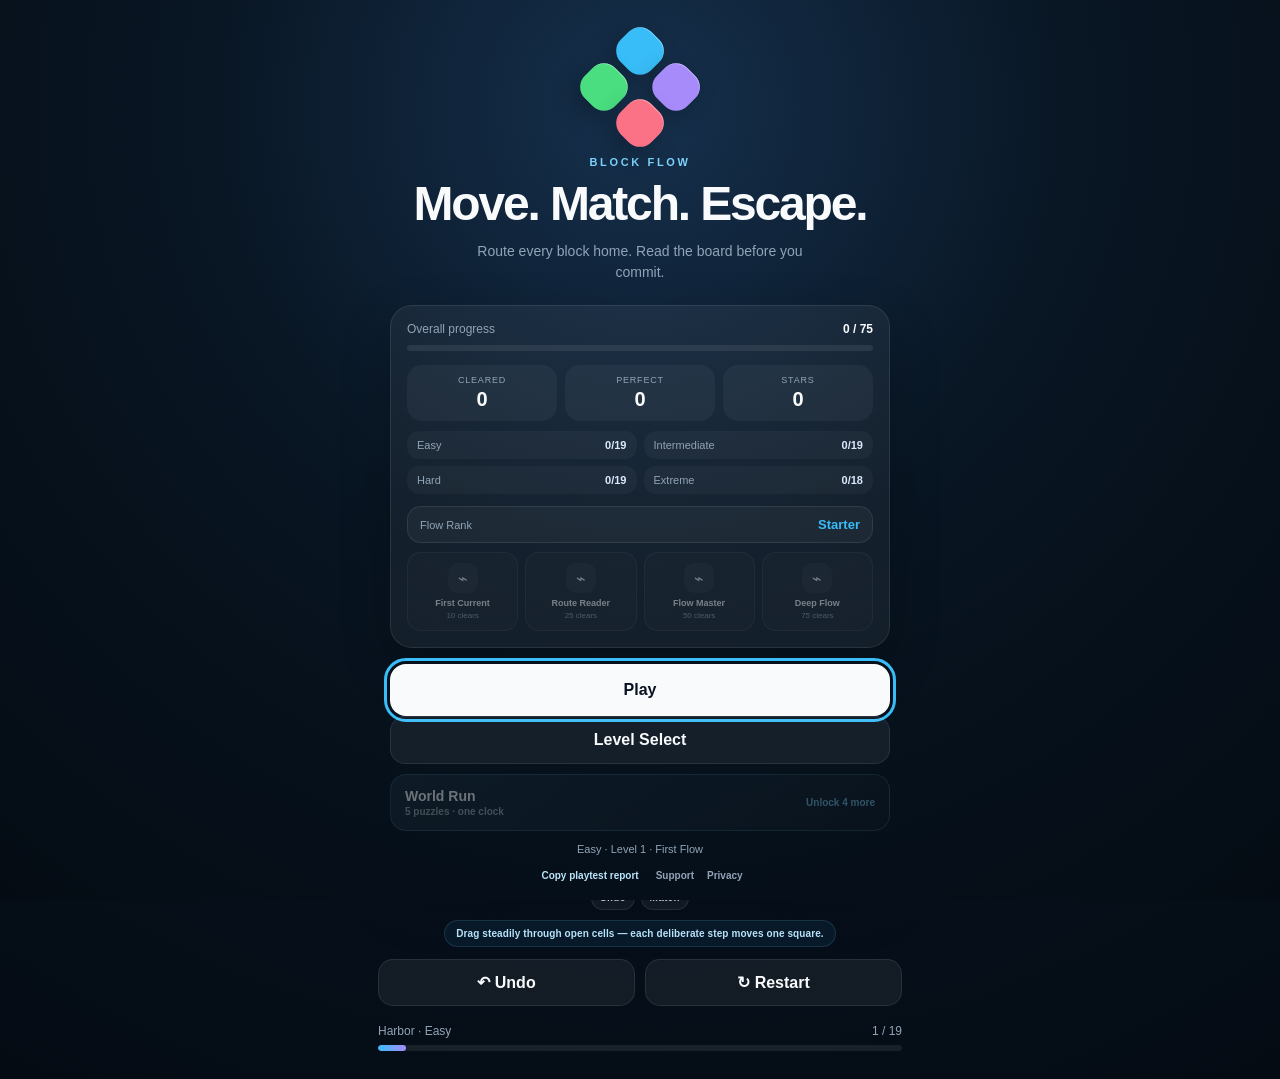
<file: index.html>
<!doctype html>
<html lang="en"><head><meta charset="utf-8"/><meta name="viewport" content="width=device-width,initial-scale=1,viewport-fit=cover"/><meta name="theme-color" content="#0f172a"/><meta name="apple-mobile-web-app-capable" content="yes"/><meta name="apple-mobile-web-app-status-bar-style" content="black-translucent"/><meta name="apple-mobile-web-app-title" content="Block Flow"/><meta name="mobile-web-app-capable" content="yes"/><meta name="application-name" content="Block Flow"/><title>Block Flow</title><link rel="manifest" href="manifest.webmanifest"/><link rel="icon" href="icon-192.png" sizes="192x192" type="image/png"/><link rel="apple-touch-icon" href="icon-192.png"/><link rel="stylesheet" href="styles.css?v=16"/><link rel="stylesheet" href="difficulty.css?v=16"/></head>
<body><main class="app-shell"><header class="topbar"><div><div class="eyebrow">BLOCK FLOW</div><h1 id="levelTitle">Level 1</h1><div class="level-meta-line"><div class="difficulty-badge" id="difficultyBadge">Easy</div><div class="boss-badge hidden" id="bossBadge">BOSS</div></div></div><div class="top-actions"><button class="icon-btn" id="pauseBtn" aria-label="Pause game">Ⅱ</button><button class="icon-btn" id="accessibilityBtn" aria-label="Toggle colorblind patterns">◩</button><button class="icon-btn" id="soundBtn" aria-label="Toggle sound">♪</button></div></header>
<section class="difficulty-wrap"><div class="section-label">CHALLENGE</div><div class="difficulty-row" aria-label="Puzzle difficulty"><button class="difficulty-chip active" data-difficulty="easy">Easy</button><button class="difficulty-chip" data-difficulty="intermediate">Intermediate</button><button class="difficulty-chip" data-difficulty="hard">Hard</button><button class="difficulty-chip extreme" data-difficulty="extreme">Extreme ☠️</button></div></section><div class="section-label pressure-label">PRESSURE</div><section class="mode-row" aria-label="Game mode"><button class="mode-chip active" data-mode="chill">Chill</button><button class="mode-chip" data-mode="classic">Classic</button><button class="mode-chip" data-mode="rush">Rush</button></section><div class="mode-explainer" id="modeExplainer">No pressure · solve time still recorded.</div>
<div class="run-banner hidden" id="runBanner"><span>WORLD RUN</span><strong id="runBannerText">1 / 5 · 0:00</strong></div><section class="stats-card"><div class="stat"><span>Moves</span><strong id="moveCount">0</strong></div><div class="stat"><span>Perfect</span><strong id="parCount">0</strong></div><div class="stat"><span id="timeLabel">Time</span><strong id="timerDisplay">0:00</strong></div></section><section class="game-wrap"><p class="sr-only" id="boardInstructions">Drag a colored block toward its matching exit. Keyboard users can tab to any block and move it with the arrow keys.</p><div class="board-frame" id="boardFrame"><div class="board" id="board" role="group" aria-label="Block Flow puzzle board" aria-describedby="boardInstructions"></div></div><p class="hint" id="levelHint"></p><div class="mechanic-strip" id="mechanicStrip" aria-label="Level mechanics"></div><div class="gesture-tip" id="gestureTip">Drag steadily through open cells — each deliberate step moves one square.</div></section><section class="controls"><button class="secondary" id="undoBtn">↶ Undo</button><button class="secondary" id="resetBtn">↻ Restart</button></section><section class="progress-wrap"><div class="progress-header"><span id="journeyLabel">Easy Journey</span><span id="progressText">1 / 6</span></div><div class="progress-track"><div class="progress-fill" id="progressFill"></div></div></section></main>

<div class="home-screen hidden" id="homeScreen" role="dialog" aria-modal="true" aria-labelledby="homeTitle">
  <div class="home-card">
    <div class="home-mark" aria-hidden="true"><i></i><i></i><i></i><i></i></div>
    <div class="eyebrow home-eyebrow">BLOCK FLOW</div>
    <h2 id="homeTitle">Move. Match. Escape.</h2>
    <p class="home-sub">Route every block home. Read the board before you commit.</p>
    <div class="home-progress-card">
      <div class="home-progress-head"><span>Overall progress</span><strong id="homeProgressText">0 / 75</strong></div>
      <div class="progress-track"><div class="progress-fill" id="homeProgressFill"></div></div>
      <div class="home-stats">
        <div><span>Cleared</span><strong id="homeCleared">0</strong></div>
        <div><span>Perfect</span><strong id="homePerfect">0</strong></div>
        <div><span>Stars</span><strong id="homeStars">0</strong></div>
      </div>
      <div class="progress-breakdown" id="progressBreakdown"></div><div class="home-rank"><span>Flow Rank</span><strong id="homeRank">Starter</strong></div><div class="reward-strip" id="rewardStrip" aria-label="Progress rewards"></div>
    </div>
    <button class="primary home-primary" id="continueBtn">Continue</button>
    <button class="secondary full-width" id="homeLevelsBtn">Level Select</button>
    <button class="run-button full-width" id="worldRunBtn"><span>World Run</span><strong>5 puzzles · one clock</strong><small id="worldRunMeta">Best —</small></button>
    <div class="home-current" id="homeCurrent">Easy · Level 1</div>
    <div class="home-links"><button class="text-btn" id="copyPlaytestBtn">Copy playtest report</button><a href="support.html">Support</a><a href="privacy.html">Privacy</a></div>
  </div>
</div>

<div class="modal-backdrop hidden" id="pauseModal" role="dialog" aria-modal="true" aria-labelledby="pauseTitle">
  <div class="modal-card pause-card">
    <div class="win-badge">PAUSED</div>
    <h2 id="pauseTitle">Hold your flow.</h2>
    <p>Your puzzle is saved exactly where you left it.</p>
    <button class="primary" id="resumeBtn">Resume</button>
    <button class="secondary full-width stacked" id="pauseLevelsBtn">Level Select</button>
    <button class="secondary full-width stacked" id="pauseRestartBtn">Restart Level</button>
    <button class="text-btn" id="pauseHomeBtn">Home</button>
  </div>
</div>

<div class="modal-backdrop hidden" id="coachModal" role="dialog" aria-modal="true" aria-labelledby="coachTitle">
  <div class="modal-card coach-card">
    <div class="win-badge">HOW TO FLOW</div>
    <div class="coach-demo" aria-hidden="true"><span class="coach-track"></span><span class="coach-block"></span><span class="coach-hand">☝︎</span><span class="coach-gate"></span></div>
    <h2 id="coachTitle">Drag. Don’t tap.</h2>
    <p>Drag a block toward its matching color exit. Keep your finger down and glide through multiple open cells.</p>
    <button class="primary" id="coachDoneBtn">Got it — play</button>
  </div>
</div>

<div class="phase-overlay hidden" id="phaseOverlay" aria-live="polite"><div class="phase-overlay-card"><span id="phaseOverlayKicker">BOSS PHASE</span><strong id="phaseOverlayTitle">Phase 2 / 3</strong><small id="phaseOverlayText">New blocks entering the board.</small></div></div><div class="mechanic-toast hidden" id="mechanicToast" role="status">
  <div class="mechanic-toast-icon" id="mechanicToastIcon">✦</div>
  <div><strong id="mechanicToastTitle">New mechanic</strong><span id="mechanicToastText"></span></div>
  <button id="mechanicToastClose" aria-label="Dismiss mechanic tip">×</button>
</div>

<div class="modal-backdrop hidden" id="levelModal" role="dialog" aria-modal="true" aria-labelledby="levelPickerTitle"><div class="modal-card level-picker-card"><div class="picker-head"><div><div class="win-badge">LEVELS</div><h2 id="levelPickerTitle">Easy Journey</h2></div><button class="icon-btn" id="closeLevelsBtn" aria-label="Close level select">×</button></div><p class="picker-copy">Replay cleared puzzles or jump to the next unlocked challenge.</p><div class="level-grid" id="levelGrid"></div></div></div>
<div class="modal-backdrop hidden" id="winModal" role="dialog" aria-modal="true" aria-labelledby="winTitle"><div class="modal-card"><div class="win-badge">FLOW CLEARED</div><h2 id="winTitle">Nice work.</h2><div class="stars" id="stars">★★★</div><p id="winSummary"></p><div class="comparison result-grid"><div><span>Your moves</span><strong id="yourMoves">0</strong></div><div><span>Perfect</span><strong id="perfectMoves">0</strong></div><div><span>Your time</span><strong id="yourTime">0:00</strong></div><div><span>Best time</span><strong id="bestTime">—</strong></div></div><div class="result-callout hidden" id="resultCallout"></div><button class="primary" id="nextBtn">Next Level</button><button class="text-btn" id="replayBtn">Replay cleaner</button></div></div><div class="modal-backdrop hidden" id="failModal" role="dialog" aria-modal="true" aria-labelledby="failTitle"><div class="modal-card"><div class="win-badge danger">TIME</div><h2 id="failTitle">So close.</h2><p>No lives. No waiting. Just run it back.</p><button class="primary" id="retryBtn">Retry instantly</button><button class="text-btn" id="switchChillBtn">Switch to Chill</button></div></div><script src="levels.js?v=16"></script><script src="difficulty.js?v=16"></script><script src="state-core.js?v=16"></script><script src="runtime-core.js?v=16"></script><script src="app.js?v=16"></script></body></html>
</file>
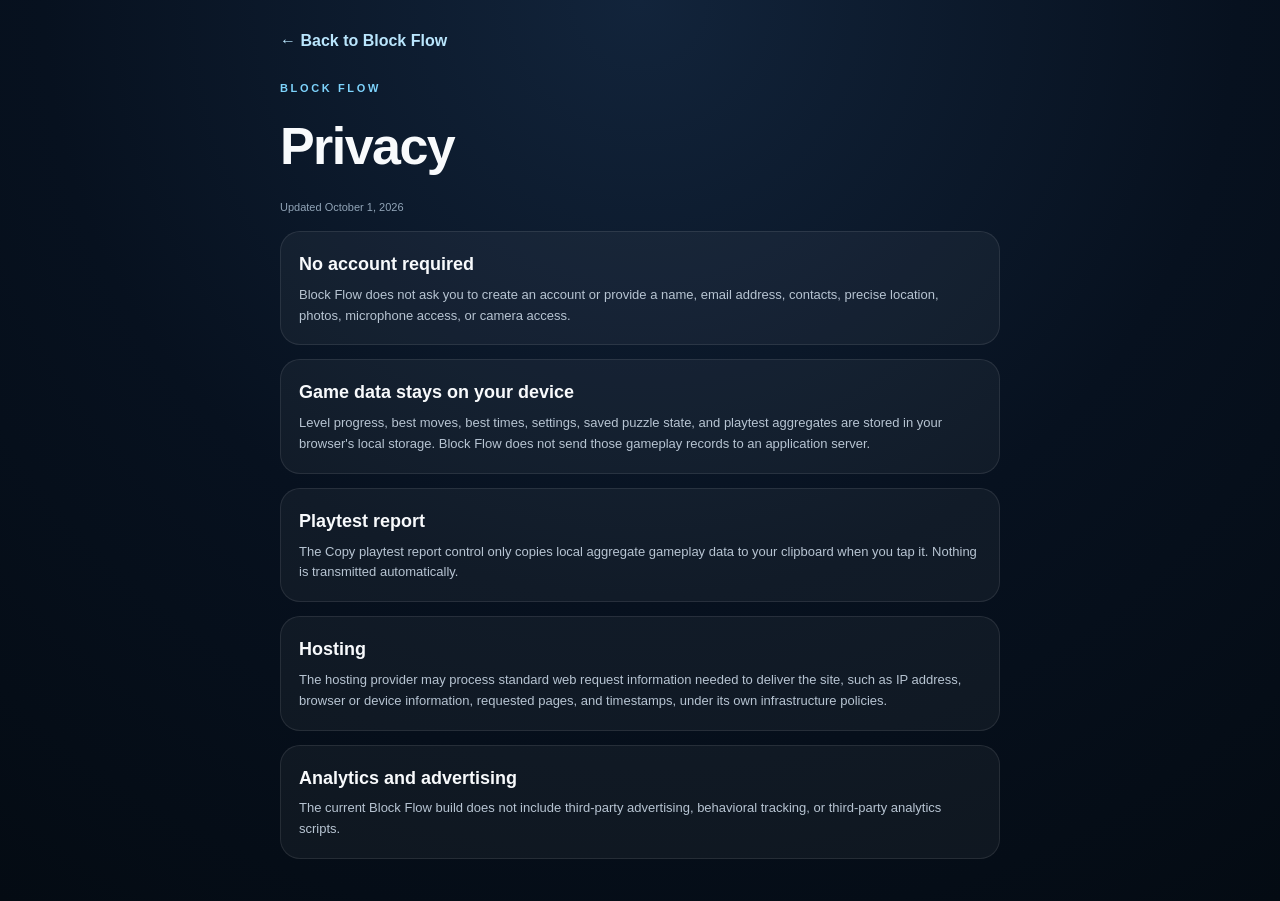
<file: privacy.html>
<!doctype html>
<html lang="en">
<head>
  <meta charset="utf-8"/>
  <meta name="viewport" content="width=device-width,initial-scale=1,viewport-fit=cover"/>
  <meta name="theme-color" content="#0f172a"/>
  <title>Block Flow Privacy</title>
  <link rel="icon" href="icon-192.png" sizes="192x192" type="image/png"/>
  <link rel="stylesheet" href="styles.css?v=16"/>
</head>
<body>
  <main class="legal-page">
    <a class="legal-back" href="./">← Back to Block Flow</a>
    <div class="eyebrow">BLOCK FLOW</div>
    <h1>Privacy</h1>
    <p class="legal-updated">Updated October 1, 2026</p>
    <section class="legal-card">
      <h2>No account required</h2>
      <p>Block Flow does not ask you to create an account or provide a name, email address, contacts, precise location, photos, microphone access, or camera access.</p>
    </section>
    <section class="legal-card">
      <h2>Game data stays on your device</h2>
      <p>Level progress, best moves, best times, settings, saved puzzle state, and playtest aggregates are stored in your browser's local storage. Block Flow does not send those gameplay records to an application server.</p>
    </section>
    <section class="legal-card">
      <h2>Playtest report</h2>
      <p>The Copy playtest report control only copies local aggregate gameplay data to your clipboard when you tap it. Nothing is transmitted automatically.</p>
    </section>
    <section class="legal-card">
      <h2>Hosting</h2>
      <p>The hosting provider may process standard web request information needed to deliver the site, such as IP address, browser or device information, requested pages, and timestamps, under its own infrastructure policies.</p>
    </section>
    <section class="legal-card">
      <h2>Analytics and advertising</h2>
      <p>The current Block Flow build does not include third-party advertising, behavioral tracking, or third-party analytics scripts.</p>
    </section>
  </main>
</body>
</html>
</file>
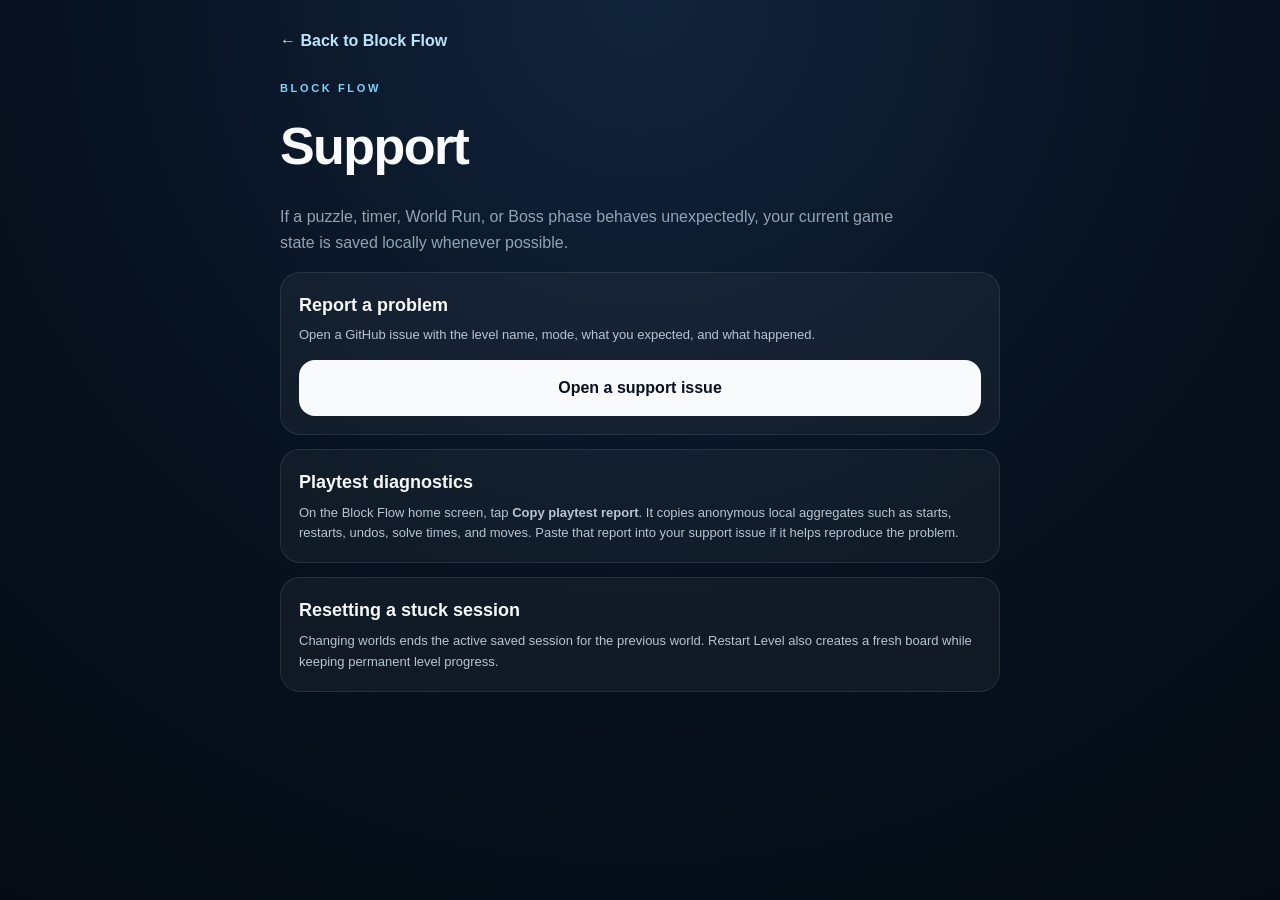
<file: support.html>
<!doctype html>
<html lang="en">
<head>
  <meta charset="utf-8"/>
  <meta name="viewport" content="width=device-width,initial-scale=1,viewport-fit=cover"/>
  <meta name="theme-color" content="#0f172a"/>
  <title>Block Flow Support</title>
  <link rel="icon" href="icon-192.png" sizes="192x192" type="image/png"/>
  <link rel="stylesheet" href="styles.css?v=16"/>
</head>
<body>
  <main class="legal-page">
    <a class="legal-back" href="./">← Back to Block Flow</a>
    <div class="eyebrow">BLOCK FLOW</div>
    <h1>Support</h1>
    <p>If a puzzle, timer, World Run, or Boss phase behaves unexpectedly, your current game state is saved locally whenever possible.</p>
    <section class="legal-card">
      <h2>Report a problem</h2>
      <p>Open a GitHub issue with the level name, mode, what you expected, and what happened.</p>
      <a class="primary legal-link" href="https://github.com/BTheCoderr/blockflow/issues/new">Open a support issue</a>
    </section>
    <section class="legal-card">
      <h2>Playtest diagnostics</h2>
      <p>On the Block Flow home screen, tap <strong>Copy playtest report</strong>. It copies anonymous local aggregates such as starts, restarts, undos, solve times, and moves. Paste that report into your support issue if it helps reproduce the problem.</p>
    </section>
    <section class="legal-card">
      <h2>Resetting a stuck session</h2>
      <p>Changing worlds ends the active saved session for the previous world. Restart Level also creates a fresh board while keeping permanent level progress.</p>
    </section>
  </main>
</body>
</html>
</file>
<file: styles.css>
:root{--bg:#07111f;--panel:#0d1b2a;--panel-2:#11263a;--text:#f8fafc;--muted:#91a4b7;--line:rgba(255,255,255,.09);--shadow:0 24px 80px rgba(0,0,0,.35)}
*{box-sizing:border-box;-webkit-tap-highlight-color:transparent}html,body{margin:0;min-height:100%;background:radial-gradient(circle at 50% 0%,#12243b 0%,var(--bg) 54%,#040b13 100%);color:var(--text);font-family:Inter,ui-sans-serif,-apple-system,BlinkMacSystemFont,"SF Pro Display","Segoe UI",sans-serif}body{min-height:100dvh;overflow-x:hidden}button{font:inherit}.app-shell{width:min(100%,560px);margin:0 auto;min-height:100dvh;padding:max(18px,env(safe-area-inset-top)) 18px max(28px,env(safe-area-inset-bottom))}.topbar{display:flex;justify-content:space-between;align-items:center;gap:16px}.eyebrow{font-size:11px;letter-spacing:.24em;color:#7dd3fc;font-weight:800}h1{margin:4px 0 0;font-size:28px;letter-spacing:-.03em}.top-actions{display:flex;gap:8px}.icon-btn,.mode-chip,.secondary,.primary,.text-btn{border:0;cursor:pointer}.icon-btn{width:42px;height:42px;border-radius:14px;color:var(--text);background:rgba(255,255,255,.07);border:1px solid var(--line);font-size:19px}.icon-btn.on{background:#dbeafe;color:#0f172a}.mode-row{display:grid;grid-template-columns:repeat(3,1fr);gap:8px;margin:20px 0 12px;padding:5px;background:rgba(255,255,255,.045);border:1px solid var(--line);border-radius:16px}.mode-chip{padding:10px 8px;border-radius:12px;background:transparent;color:var(--muted);font-weight:750}.mode-chip.active{color:#07111f;background:#f8fafc;box-shadow:0 5px 18px rgba(255,255,255,.12)}.stats-card{display:grid;grid-template-columns:repeat(3,1fr);background:rgba(6,15,27,.64);border:1px solid var(--line);border-radius:18px;padding:12px 6px;backdrop-filter:blur(16px)}.stat{text-align:center;border-right:1px solid var(--line)}.stat:last-child{border-right:0}.stat span{display:block;color:var(--muted);font-size:11px;text-transform:uppercase;letter-spacing:.1em}.stat strong{display:block;margin-top:3px;font-size:19px}.game-wrap{margin:18px 0 12px}.board-frame{width:min(100%,480px);margin:0 auto;padding:12px;border-radius:28px;background:linear-gradient(145deg,rgba(255,255,255,.10),rgba(255,255,255,.025));border:1px solid rgba(255,255,255,.10);box-shadow:var(--shadow)}.board{position:relative;width:100%;aspect-ratio:1;border-radius:20px;overflow:hidden;background:#050d17;touch-action:none;isolation:isolate}.board::before{content:"";position:absolute;inset:0;background-image:linear-gradient(rgba(255,255,255,.018) 1px,transparent 1px),linear-gradient(90deg,rgba(255,255,255,.018) 1px,transparent 1px);background-size:calc(100% / var(--cols,6)) calc(100% / var(--rows,6));pointer-events:none;z-index:0}.floor-cell{position:absolute;border-radius:12%;background:linear-gradient(145deg,#0d1d2d,#091624);border:1px solid rgba(255,255,255,.035);z-index:1}.tile{position:absolute;z-index:2;display:grid;place-items:center;pointer-events:none;border-radius:18%;font-weight:900}.ice-tile{background:linear-gradient(145deg,rgba(125,211,252,.22),rgba(56,189,248,.08));border:1px solid rgba(186,230,253,.26);color:#dff6ff;text-shadow:0 0 12px #38bdf8}.one-way{background:rgba(253,224,71,.09);border:1px solid rgba(253,224,71,.22);color:#fde047;font-size:clamp(18px,5vw,30px)}.switch-tile{background:rgba(74,222,128,.08);border:1px solid rgba(74,222,128,.24);color:#86efac}.switch-tile.active{background:rgba(74,222,128,.24);box-shadow:inset 0 0 20px rgba(74,222,128,.15)}.portal-tile{border:2px solid rgba(167,139,250,.6);background:radial-gradient(circle,rgba(167,139,250,.18),rgba(124,58,237,.05));color:#ddd6fe;box-shadow:inset 0 0 16px rgba(167,139,250,.18);font-size:13px}.wall{position:absolute;border-radius:16%;background:linear-gradient(145deg,#2a3b4e,#152433);box-shadow:inset 0 1px 0 rgba(255,255,255,.12),0 6px 14px rgba(0,0,0,.2);z-index:3}.barrier{position:absolute;z-index:3;display:grid;place-items:center;border-radius:14%;background:repeating-linear-gradient(135deg,#475569 0 7px,#1e293b 7px 14px);border:1px solid rgba(255,255,255,.14);color:#cbd5e1;font-size:20px;transition:opacity .18s ease,transform .18s ease}.barrier.open{opacity:.12;transform:scale(.88);pointer-events:none}.gate{position:absolute;z-index:5;border-radius:999px;box-shadow:0 0 16px currentColor,0 0 4px rgba(255,255,255,.8);pointer-events:none}.block{position:absolute;display:grid;place-items:center;border-radius:18%;box-shadow:inset 0 1px 0 rgba(255,255,255,.34),inset 0 -8px 14px rgba(0,0,0,.12),0 9px 18px rgba(0,0,0,.25);transition:left .16s ease,top .16s ease,transform .12s ease,opacity .20s ease;user-select:none;z-index:6}.block.long-block{border-radius:14px}.block:active{transform:scale(.95)}.block::after{content:"";width:22%;height:22%;border-radius:999px;background:rgba(255,255,255,.78);box-shadow:0 0 0 5px rgba(0,0,0,.07)}.block.pattern-circle::before,.block.pattern-stripe::before,.block.pattern-cross::before,.block.pattern-diamond::before{content:"";position:absolute;inset:14%;opacity:.28}.block.pattern-circle::before{border:3px solid white;border-radius:50%}.block.pattern-stripe::before{background:repeating-linear-gradient(45deg,white 0 4px,transparent 4px 10px)}.block.pattern-cross::before{background:linear-gradient(90deg,transparent 40%,white 40% 60%,transparent 60%),linear-gradient(transparent 40%,white 40% 60%,transparent 60%)}.block.pattern-diamond::before{border:3px solid white;transform:rotate(45deg) scale(.65)}.hint{text-align:center;color:var(--muted);font-size:13px;min-height:18px;margin:13px 10px 8px;line-height:1.45}.mechanic-strip{display:flex;justify-content:center;flex-wrap:wrap;gap:6px;min-height:24px;margin:0 8px 10px}.mechanic-strip span{padding:5px 8px;border-radius:999px;background:rgba(255,255,255,.055);border:1px solid var(--line);color:#cbd5e1;font-size:10px;font-weight:800;letter-spacing:.03em}.controls{display:grid;grid-template-columns:1fr 1fr;gap:10px}.secondary{padding:13px;border-radius:15px;background:rgba(255,255,255,.06);color:var(--text);border:1px solid var(--line);font-weight:750}.progress-wrap{margin-top:18px}.progress-header{display:flex;justify-content:space-between;color:var(--muted);font-size:12px;margin-bottom:7px}.progress-track{height:6px;background:rgba(255,255,255,.08);border-radius:999px;overflow:hidden}.progress-fill{height:100%;width:0;border-radius:inherit;background:linear-gradient(90deg,#38bdf8,#a78bfa);transition:width .25s ease}.modal-backdrop{position:fixed;inset:0;z-index:20;background:rgba(0,0,0,.62);backdrop-filter:blur(12px);display:grid;place-items:end center;padding:18px}.modal-backdrop.hidden{display:none}.modal-card{width:min(100%,500px);background:#0f1e2d;border:1px solid rgba(255,255,255,.12);border-radius:28px;padding:24px;text-align:center;box-shadow:var(--shadow);animation:rise .22s ease-out}@keyframes rise{from{opacity:0;transform:translateY(24px)}}.win-badge{display:inline-flex;padding:7px 10px;border-radius:999px;background:#103f44;color:#86efac;font-size:11px;font-weight:900;letter-spacing:.12em}.win-badge.danger{background:#4a1f2a;color:#fda4af}.modal-card h2{font-size:30px;margin:12px 0 4px}.modal-card p{color:var(--muted)}.stars{font-size:32px;letter-spacing:6px;color:#fde047;margin:10px 0}.comparison{display:grid;grid-template-columns:1fr 1fr;gap:10px;margin:20px 0}.comparison>div{background:rgba(255,255,255,.05);border:1px solid var(--line);border-radius:16px;padding:12px}.comparison span{display:block;color:var(--muted);font-size:11px;text-transform:uppercase}.comparison strong{font-size:24px}.primary{width:100%;padding:15px;border-radius:16px;background:#f8fafc;color:#07111f;font-weight:900}.text-btn{margin-top:9px;padding:10px;background:transparent;color:#bae6fd;font-weight:750}@media(min-width:700px){.modal-backdrop{place-items:center}}@media(max-width:390px){.app-shell{padding-left:12px;padding-right:12px}.board-frame{padding:9px;border-radius:23px}.block{box-shadow:inset 0 1px 0 rgba(255,255,255,.28),0 7px 14px rgba(0,0,0,.24)}}

/* Level select */
.level-picker-card{max-height:min(82dvh,720px);overflow:auto;text-align:left}
.picker-head{display:flex;align-items:flex-start;justify-content:space-between;gap:14px}
.picker-head h2{margin:8px 0 0;font-size:26px}
.picker-copy{margin:8px 0 18px!important;font-size:13px;line-height:1.45}
.level-grid{display:grid;grid-template-columns:repeat(2,minmax(0,1fr));gap:10px}
.level-card{position:relative;display:grid;grid-template-columns:auto 1fr;grid-template-areas:"num name" "num stars" "num meta";column-gap:10px;align-items:center;min-height:94px;padding:12px;border-radius:18px;border:1px solid var(--line);background:rgba(255,255,255,.045);color:var(--text);text-align:left;cursor:pointer}
.level-card.current{border-color:rgba(125,211,252,.48);box-shadow:inset 0 0 0 1px rgba(125,211,252,.12),0 8px 24px rgba(0,0,0,.18)}
.level-card.locked{opacity:.42;cursor:not-allowed}
.level-number{grid-area:num;display:grid;place-items:center;width:38px;height:38px;border-radius:13px;background:rgba(255,255,255,.07);font-weight:900}
.level-card.current .level-number{background:#dbeafe;color:#0f172a}
.level-card strong{grid-area:name;font-size:13px;white-space:nowrap;overflow:hidden;text-overflow:ellipsis}
.level-stars{grid-area:stars;color:#fde047;font-size:12px;letter-spacing:2px;min-height:15px}
.level-card small{grid-area:meta;color:var(--muted);font-size:10px}
@media(max-width:390px){.level-grid{grid-template-columns:1fr}.level-picker-card{max-height:86dvh}}

/* Game-feel pass v6 */
.block{cursor:grab;will-change:transform,left,top}
.block.dragging{cursor:grabbing;transition:none!important;z-index:12;filter:brightness(1.08) saturate(1.06);box-shadow:inset 0 1px 0 rgba(255,255,255,.42),inset 0 -8px 14px rgba(0,0,0,.10),0 14px 28px rgba(0,0,0,.34)}
.board.drag-active .floor-cell{filter:brightness(1.035)}
.motion-ghost{position:fixed!important;z-index:1000!important;pointer-events:none!important;margin:0!important;transition:none!important}
.cell-pulse{position:fixed;z-index:999;pointer-events:none;border-radius:999px;border:3px solid rgba(196,181,253,.95);box-shadow:0 0 28px rgba(167,139,250,.72)}
.cell-pulse.switch{border-color:rgba(134,239,172,.95);box-shadow:0 0 28px rgba(74,222,128,.72)}
.flow-particle{position:fixed;width:8px;height:8px;border-radius:3px;z-index:40;pointer-events:none;box-shadow:0 0 12px currentColor}
.gesture-tip{margin:2px auto 11px;width:max-content;max-width:92%;padding:7px 11px;border-radius:999px;background:rgba(56,189,248,.075);border:1px solid rgba(125,211,252,.14);color:#bae6fd;font-size:10px;font-weight:750;text-align:center;letter-spacing:.01em;transition:opacity .24s ease,transform .24s ease,max-height .24s ease,padding .24s ease,margin .24s ease}
.gesture-tip.learned{opacity:0;transform:translateY(-3px);max-height:0;padding-top:0;padding-bottom:0;margin-top:0;margin-bottom:0;overflow:hidden;border-width:0}
.portal-tile{animation:portalBreath 1.8s ease-in-out infinite}
.ice-tile{overflow:hidden}
.ice-tile::after{content:"";position:absolute;inset:-30%;background:linear-gradient(115deg,transparent 30%,rgba(255,255,255,.18) 48%,transparent 66%);transform:translateX(-60%);animation:iceShimmer 2.2s linear infinite}
.switch-tile.active{animation:switchPulse .42s ease-out}
.gate{animation:gateGlow 1.7s ease-in-out infinite}
@keyframes portalBreath{0%,100%{filter:brightness(.95);transform:scale(.96)}50%{filter:brightness(1.18);transform:scale(1.02)}}
@keyframes iceShimmer{to{transform:translateX(65%)}}
@keyframes switchPulse{0%{transform:scale(.78)}65%{transform:scale(1.08)}100%{transform:scale(1)}}
@keyframes gateGlow{0%,100%{filter:brightness(.92)}50%{filter:brightness(1.25)}}
@media(prefers-reduced-motion:reduce){.portal-tile,.ice-tile::after,.gate,.switch-tile.active{animation:none}.block,.barrier,.progress-fill,.gesture-tip{transition:none}}

/* App shell / progression pass v7 */
.full-width{width:100%}.stacked{margin-top:10px}
.home-screen{position:fixed;inset:0;z-index:60;display:grid;place-items:center;padding:max(22px,env(safe-area-inset-top)) 18px max(22px,env(safe-area-inset-bottom));overflow:auto;background:radial-gradient(circle at 50% 12%,#16304d 0%,#081522 45%,#040b13 100%)}
.home-screen.hidden{display:none}
.home-card{width:min(100%,500px);text-align:center;padding:18px 0}
.home-mark{width:94px;height:94px;margin:0 auto 22px;display:grid;grid-template-columns:1fr 1fr;gap:8px;transform:rotate(45deg)}
.home-mark i{display:block;border-radius:16px;box-shadow:inset 0 1px 0 rgba(255,255,255,.38),0 10px 25px rgba(0,0,0,.24)}
.home-mark i:nth-child(1){background:#38bdf8}.home-mark i:nth-child(2){background:#a78bfa}.home-mark i:nth-child(3){background:#4ade80}.home-mark i:nth-child(4){background:#fb7185}
.home-eyebrow{margin-bottom:8px}
.home-card h2{font-size:clamp(34px,9vw,48px);letter-spacing:-.045em;margin:0}
.home-sub{color:var(--muted);font-size:14px;line-height:1.5;margin:10px auto 22px;max-width:340px}
.home-progress-card{padding:16px;border-radius:22px;background:rgba(255,255,255,.05);border:1px solid var(--line);box-shadow:0 18px 50px rgba(0,0,0,.22);margin-bottom:16px;text-align:left}
.home-progress-head{display:flex;justify-content:space-between;align-items:center;color:var(--muted);font-size:12px;margin-bottom:9px}
.home-progress-head strong{color:var(--text)}
.home-stats{display:grid;grid-template-columns:repeat(3,1fr);gap:8px;margin-top:14px}
.home-stats>div{padding:10px 8px;border-radius:15px;background:rgba(255,255,255,.045);text-align:center}
.home-stats span{display:block;color:var(--muted);font-size:9px;text-transform:uppercase;letter-spacing:.09em}
.home-stats strong{display:block;margin-top:3px;font-size:20px}
.progress-breakdown{display:grid;grid-template-columns:repeat(2,1fr);gap:7px;margin-top:10px}
.progress-breakdown>div{display:flex;justify-content:space-between;align-items:center;padding:8px 10px;border-radius:12px;background:rgba(255,255,255,.03);font-size:11px;color:var(--muted)}
.progress-breakdown strong{color:#dbeafe}
.home-primary{font-size:16px;min-height:52px}
.home-card>.secondary{min-height:48px}
.home-current{margin-top:12px;color:var(--muted);font-size:11px}
.pause-card .primary{margin-top:18px}
.pause-card .text-btn{display:block;width:100%}
.coach-card{overflow:hidden}
.coach-demo{height:112px;position:relative;margin:4px -4px 18px;border-radius:22px;background:linear-gradient(145deg,#081522,#0c1d2f);border:1px solid var(--line);overflow:hidden}
.coach-track{position:absolute;left:16%;right:14%;top:50%;height:7px;transform:translateY(-50%);border-radius:99px;background:linear-gradient(90deg,rgba(56,189,248,.14),rgba(56,189,248,.04));border:1px solid rgba(56,189,248,.12)}
.coach-block{position:absolute;width:48px;height:48px;left:15%;top:32px;border-radius:14px;background:#38bdf8;box-shadow:inset 0 1px 0 rgba(255,255,255,.4),0 8px 20px rgba(0,0,0,.3);animation:coachSlide 1.8s cubic-bezier(.3,.75,.25,1) infinite}
.coach-block::after{content:"";position:absolute;width:12px;height:12px;border-radius:50%;background:#fff;opacity:.8;left:18px;top:18px}
.coach-gate{position:absolute;right:10%;top:36px;width:8px;height:40px;border-radius:99px;background:#38bdf8;box-shadow:0 0 20px #38bdf8}
.coach-hand{position:absolute;left:24%;top:67px;font-size:30px;animation:coachHand 1.8s cubic-bezier(.3,.75,.25,1) infinite;filter:drop-shadow(0 5px 8px rgba(0,0,0,.35))}
@keyframes coachSlide{0%,15%{left:15%}72%,100%{left:72%}}
@keyframes coachHand{0%,15%{left:24%}72%,100%{left:77%}}
.mechanic-toast{position:fixed;z-index:55;left:50%;bottom:max(20px,env(safe-area-inset-bottom));width:min(calc(100% - 28px),480px);transform:translateX(-50%);display:grid;grid-template-columns:44px 1fr 30px;gap:10px;align-items:center;padding:12px;border-radius:18px;background:rgba(11,27,42,.96);border:1px solid rgba(255,255,255,.13);box-shadow:0 18px 50px rgba(0,0,0,.38);backdrop-filter:blur(16px);animation:toastUp .24s ease-out}
.mechanic-toast.hidden{display:none}
.mechanic-toast-icon{width:44px;height:44px;display:grid;place-items:center;border-radius:14px;background:rgba(125,211,252,.1);border:1px solid rgba(125,211,252,.15);font-size:21px}
.mechanic-toast strong{display:block;font-size:13px}
.mechanic-toast span{display:block;color:var(--muted);font-size:11px;line-height:1.35;margin-top:2px}
.mechanic-toast button{border:0;background:transparent;color:var(--muted);font-size:22px;cursor:pointer}
@keyframes toastUp{from{opacity:0;transform:translate(-50%,14px)}}
.board-frame{will-change:transform,opacity}
@media(max-width:430px){
  .top-actions{gap:6px}
  .top-actions .icon-btn{width:39px;height:39px;border-radius:13px}
  .home-mark{width:78px;height:78px;margin-bottom:18px}
  .home-card{padding:8px 0}
  .progress-breakdown{gap:6px}
}
@media(prefers-reduced-motion:reduce){.coach-block,.coach-hand{animation:none}.mechanic-toast{animation:none}}

/* 75-level progression + world identity v8 */
:root{--world-accent:#38bdf8}
body[data-world="easy"]{--world-glow:rgba(56,189,248,.20)}
body[data-world="intermediate"]{--world-glow:rgba(74,222,128,.18)}
body[data-world="hard"]{--world-glow:rgba(245,158,11,.19)}
body[data-world="extreme"]{--world-glow:rgba(167,139,250,.24)}
body::after{content:"";position:fixed;inset:0;pointer-events:none;z-index:-1;background:radial-gradient(circle at 50% 18%,var(--world-glow,rgba(56,189,248,.15)),transparent 42%)}
.difficulty-badge{border-color:color-mix(in srgb,var(--world-accent) 45%,transparent)!important;box-shadow:0 0 20px color-mix(in srgb,var(--world-accent) 12%,transparent)}
.progress-fill{background:linear-gradient(90deg,var(--world-accent),#a78bfa)}
.home-rank{display:flex;justify-content:space-between;align-items:center;margin-top:12px;padding:10px 12px;border-radius:14px;background:rgba(255,255,255,.04);border:1px solid var(--line);font-size:11px;color:var(--muted)}
.home-rank strong{font-size:13px;color:var(--world-accent)}
.reward-strip{display:grid;grid-template-columns:repeat(4,1fr);gap:7px;margin-top:9px}
.reward-badge{min-width:0;padding:10px 5px;border-radius:14px;text-align:center;background:rgba(255,255,255,.035);border:1px solid var(--line)}
.reward-badge span{display:grid;place-items:center;width:30px;height:30px;margin:0 auto 5px;border-radius:10px;background:rgba(255,255,255,.05);font-size:16px}
.reward-badge strong{display:block;font-size:9px;white-space:nowrap;overflow:hidden;text-overflow:ellipsis}
.reward-badge small{display:block;margin-top:3px;font-size:8px;color:var(--muted)}
.reward-badge.unlocked{border-color:color-mix(in srgb,var(--world-accent) 38%,transparent);background:color-mix(in srgb,var(--world-accent) 8%,rgba(255,255,255,.02))}
.reward-badge.unlocked span{background:color-mix(in srgb,var(--world-accent) 16%,transparent);color:var(--world-accent);box-shadow:0 0 18px color-mix(in srgb,var(--world-accent) 18%,transparent)}
.reward-badge.locked{opacity:.44}
.level-card.perfect{border-color:rgba(253,224,71,.25)}
.level-card.perfect small{color:#fde68a;font-weight:800;letter-spacing:.03em}
@media(max-width:390px){.reward-strip{grid-template-columns:repeat(2,1fr)}}

/* Timed play + boss pass v9 */
.level-meta-line{display:flex;align-items:center;gap:7px;margin-top:6px}
.boss-badge{display:inline-flex;align-items:center;height:24px;padding:0 9px;border-radius:999px;background:linear-gradient(135deg,#7c2d12,#dc2626);border:1px solid rgba(254,202,202,.26);color:#fff7ed;font-size:9px;font-weight:950;letter-spacing:.16em;box-shadow:0 0 22px rgba(248,113,113,.24)}
.boss-badge.hidden{display:none}
.mode-explainer{min-height:16px;margin:-5px 3px 11px;text-align:center;color:var(--muted);font-size:10px;line-height:1.35}
.result-grid{grid-template-columns:repeat(2,1fr)}
.result-callout{margin:-7px 0 16px;padding:9px 11px;border-radius:13px;background:rgba(74,222,128,.08);border:1px solid rgba(74,222,128,.2);color:#86efac;font-size:10px;font-weight:900;letter-spacing:.07em}
.result-callout.hidden{display:none}
body.boss-level .board-frame{border-color:rgba(248,113,113,.38);box-shadow:0 24px 80px rgba(0,0,0,.38),0 0 34px rgba(248,113,113,.11)}
body.boss-level .board-frame::before{content:"";display:block;position:absolute;pointer-events:none}
body.boss-level .progress-fill{background:linear-gradient(90deg,#fb7185,var(--world-accent))}
.level-card.perfect .level-number{box-shadow:0 0 16px rgba(253,224,71,.15)}
.level-card strong{display:flex;align-items:center;gap:5px}
.stat #timerDisplay{font-variant-numeric:tabular-nums}
@media(max-width:390px){.mode-explainer{font-size:9px}.result-grid{gap:7px}}

/* World Run pass v10 */
.run-button{display:grid;grid-template-columns:1fr auto;grid-template-areas:"name meta" "sub meta";align-items:center;gap:2px 10px;margin-top:10px;padding:13px 14px;border:1px solid color-mix(in srgb,var(--world-accent) 28%,transparent);border-radius:16px;background:linear-gradient(135deg,color-mix(in srgb,var(--world-accent) 11%,rgba(255,255,255,.035)),rgba(255,255,255,.035));color:var(--text);text-align:left;cursor:pointer}
.run-button span{grid-area:name;font-size:14px;font-weight:900}
.run-button strong{grid-area:sub;color:var(--muted);font-size:10px;font-weight:700}
.run-button small{grid-area:meta;color:var(--world-accent);font-size:10px;font-weight:850;text-align:right}
.run-banner{display:flex;align-items:center;justify-content:space-between;gap:12px;margin:10px 0 9px;padding:9px 11px;border-radius:14px;background:color-mix(in srgb,var(--world-accent) 9%,rgba(255,255,255,.025));border:1px solid color-mix(in srgb,var(--world-accent) 24%,transparent);box-shadow:0 8px 26px rgba(0,0,0,.16)}
.run-banner.hidden{display:none}
.run-banner span{font-size:9px;font-weight:950;letter-spacing:.15em;color:var(--world-accent)}
.run-banner strong{font-size:11px;font-variant-numeric:tabular-nums}
body.boss-level .run-banner{border-color:rgba(248,113,113,.3);background:rgba(248,113,113,.06)}
@media(max-width:390px){.run-button{padding:11px 12px}.run-banner{margin-top:8px}}

/* Multi-stage boss engine v11 */
.phase-overlay{position:fixed;inset:0;z-index:90;display:grid;place-items:center;pointer-events:none;background:radial-gradient(circle at center,rgba(7,17,28,.2),rgba(4,10,17,.68));backdrop-filter:blur(2px)}
.phase-overlay.hidden{display:none}
.phase-overlay-card{min-width:min(78vw,360px);padding:20px 22px;border-radius:22px;text-align:center;background:linear-gradient(145deg,rgba(31,41,55,.96),rgba(10,20,31,.96));border:1px solid rgba(248,113,113,.28);box-shadow:0 28px 90px rgba(0,0,0,.5),0 0 42px rgba(248,113,113,.12);animation:phaseCardIn .28s cubic-bezier(.2,.82,.2,1)}
.phase-overlay-card span{display:block;color:#fda4af;font-size:9px;font-weight:950;letter-spacing:.18em}
.phase-overlay-card strong{display:block;margin-top:6px;color:#fff;font-size:21px;letter-spacing:-.025em}
.phase-overlay-card small{display:block;margin:8px auto 0;max-width:280px;color:#cbd5e1;font-size:11px;line-height:1.45}
body.boss-level .boss-badge{animation:bossBadgePulse 1.8s ease-in-out infinite}
body.boss-level .stats-card{border-color:rgba(248,113,113,.18)}
@keyframes phaseCardIn{from{opacity:0;transform:scale(.9) translateY(8px)}to{opacity:1;transform:scale(1) translateY(0)}}
@keyframes bossBadgePulse{0%,100%{box-shadow:0 0 16px rgba(248,113,113,.16)}50%{box-shadow:0 0 30px rgba(248,113,113,.34)}}
@media(prefers-reduced-motion:reduce){.phase-overlay-card,body.boss-level .boss-badge{animation:none}}

/* Accessibility + resilience pass v12 */
.sr-only{position:absolute!important;width:1px!important;height:1px!important;padding:0!important;margin:-1px!important;overflow:hidden!important;clip:rect(0,0,0,0)!important;white-space:nowrap!important;border:0!important}
.block.pattern-dots::before{content:"";position:absolute;inset:13%;opacity:.42;border-radius:22%;background:radial-gradient(circle at 22% 22%,#fff 0 10%,transparent 12%),radial-gradient(circle at 78% 22%,#fff 0 10%,transparent 12%),radial-gradient(circle at 22% 78%,#fff 0 10%,transparent 12%),radial-gradient(circle at 78% 78%,#fff 0 10%,transparent 12%)}
.block:focus-visible{outline:3px solid #fff;outline-offset:-3px;box-shadow:inset 0 0 0 3px rgba(7,17,31,.82),0 0 0 3px var(--world-accent),0 10px 24px rgba(0,0,0,.35);z-index:14}
button:focus-visible{outline:3px solid var(--world-accent);outline-offset:3px}
.run-button:disabled{opacity:.42;cursor:not-allowed;filter:saturate(.55)}
.level-card,.icon-btn,.mode-chip,.difficulty-chip,.secondary,.primary,.text-btn,.run-button{touch-action:manipulation}
@media (pointer:coarse){
  .icon-btn{min-width:44px;min-height:44px}
  .secondary,.primary,.run-button{min-height:46px}
}

/* Support + privacy pass v13 */
.home-links{display:flex;align-items:center;justify-content:center;flex-wrap:wrap;gap:4px 13px;margin-top:8px}
.home-links .text-btn{margin:0;padding:7px 4px;font-size:10px}
.home-links a{color:#94a3b8;font-size:10px;font-weight:750;text-decoration:none}
.home-links a:focus-visible,.legal-back:focus-visible,.legal-link:focus-visible{outline:3px solid var(--world-accent);outline-offset:3px;border-radius:6px}
.legal-page{width:min(100% - 28px,720px);margin:0 auto;padding:max(28px,env(safe-area-inset-top)) 0 max(42px,env(safe-area-inset-bottom));line-height:1.6}
.legal-page>h1{font-size:clamp(34px,8vw,52px);margin:8px 0 4px}
.legal-page>p{color:var(--muted);max-width:620px}
.legal-updated{font-size:11px}
.legal-back{display:inline-block;margin-bottom:26px;color:#bae6fd;font-weight:800;text-decoration:none}
.legal-card{margin-top:14px;padding:18px;border-radius:20px;background:rgba(255,255,255,.045);border:1px solid var(--line)}
.legal-card h2{margin:0 0 6px;font-size:18px}
.legal-card p{margin:0;color:#b7c4d2;font-size:13px}
.legal-link{display:block;margin-top:14px;text-align:center;text-decoration:none}

/* Coarse-pointer hit-area assist v15 */
@media (pointer:coarse){
  .block{overflow:visible}
  .block::after{content:"";position:absolute;inset:-6px;border-radius:18px}
  .block.long-block::after{inset:-5px}
}
</file>
<file: difficulty.css>
.section-label{margin-top:16px;margin-bottom:7px;color:#91a4b7;font-size:10px;font-weight:900;letter-spacing:.16em}.pressure-label{margin-top:13px}.difficulty-wrap{margin-top:17px}.difficulty-row{display:grid;grid-template-columns:repeat(4,1fr);gap:6px}.difficulty-chip{min-width:0;padding:10px 4px;border:1px solid rgba(255,255,255,.09);border-radius:12px;background:rgba(255,255,255,.045);color:#91a4b7;font:inherit;font-size:11px;font-weight:800;cursor:pointer}.difficulty-chip.active{background:#f8fafc;color:#07111f;box-shadow:0 5px 18px rgba(255,255,255,.12)}.difficulty-chip.extreme.active{background:#fecdd3;color:#4c0519}.difficulty-badge{display:inline-flex;margin-top:7px;padding:4px 8px;border-radius:999px;background:rgba(125,211,252,.1);border:1px solid rgba(125,211,252,.2);color:#bae6fd;font-size:10px;font-weight:900;letter-spacing:.08em;text-transform:uppercase}.difficulty-badge[data-difficulty="extreme"]{background:rgba(251,113,133,.12);border-color:rgba(251,113,133,.3);color:#fda4af}.mode-row{margin-top:0!important}@media(max-width:390px){.difficulty-chip{font-size:10px;padding:9px 2px}.difficulty-row{gap:4px}}
</file>
